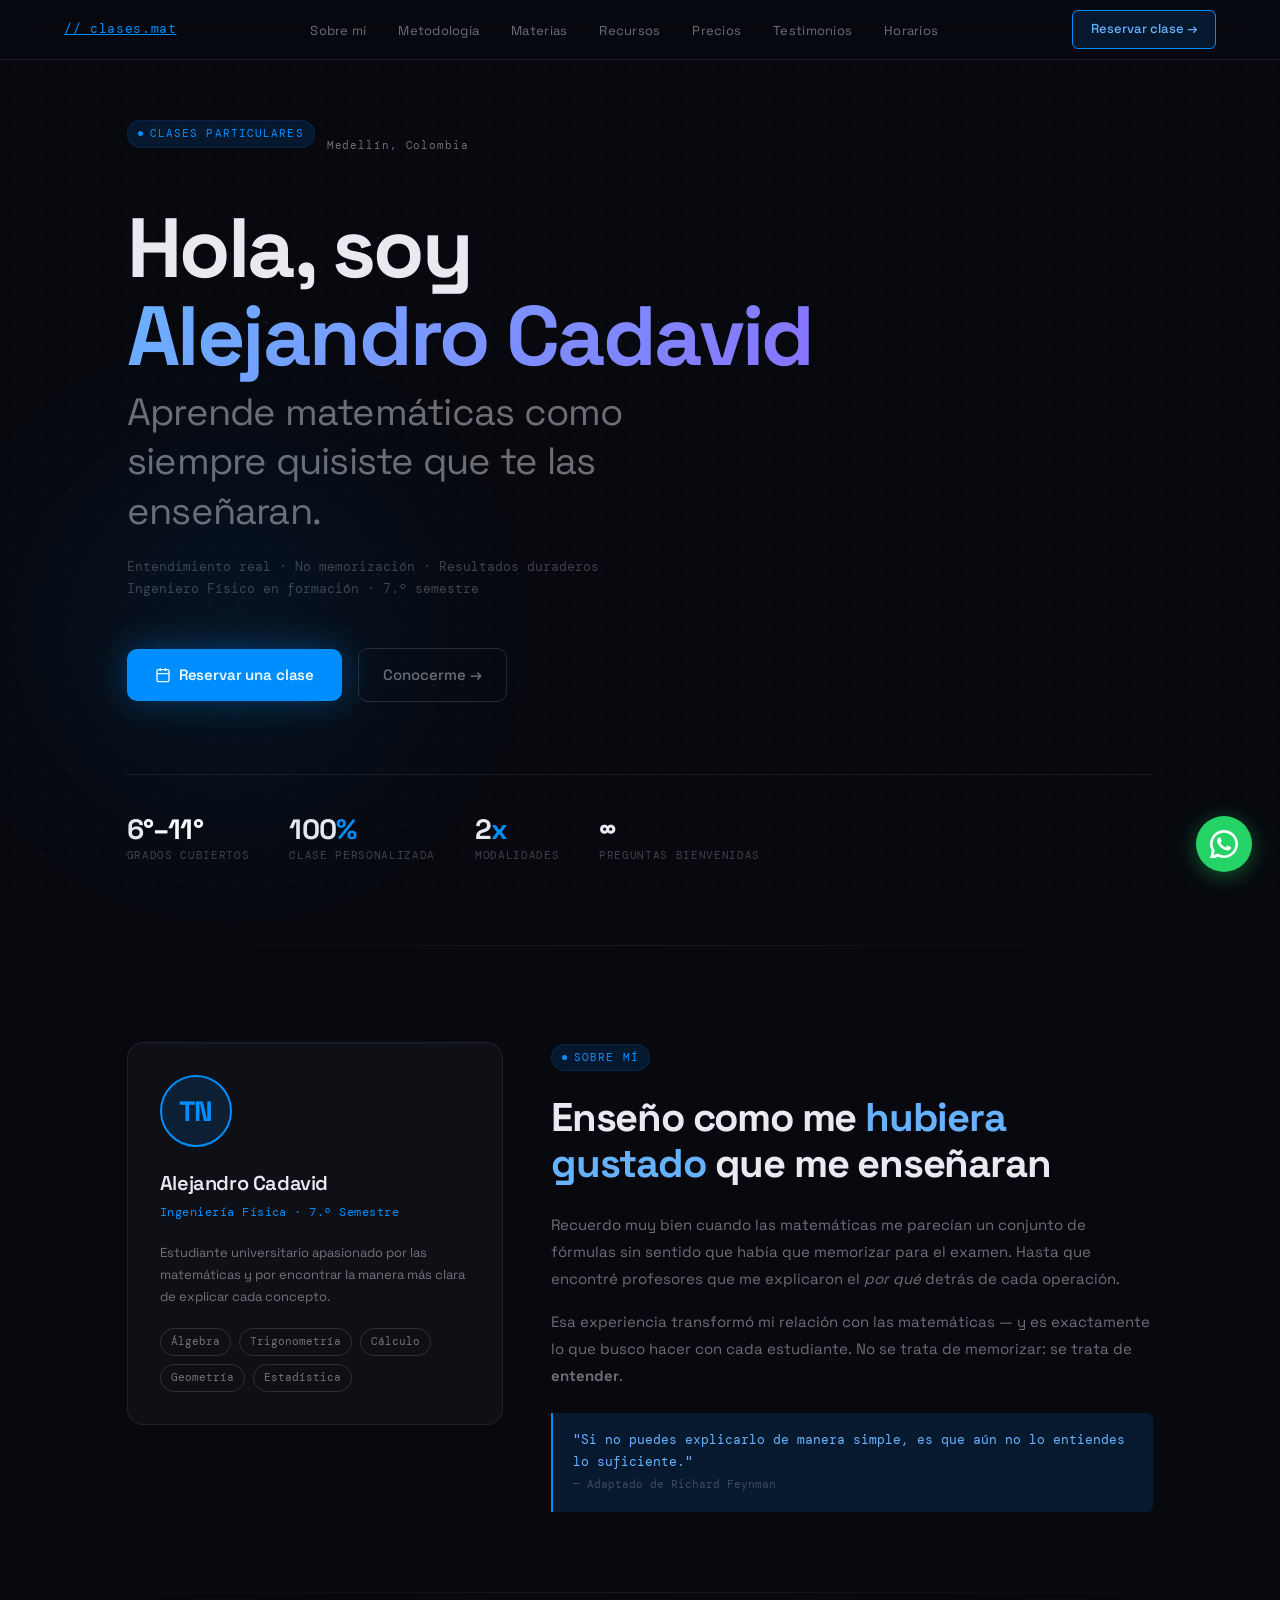
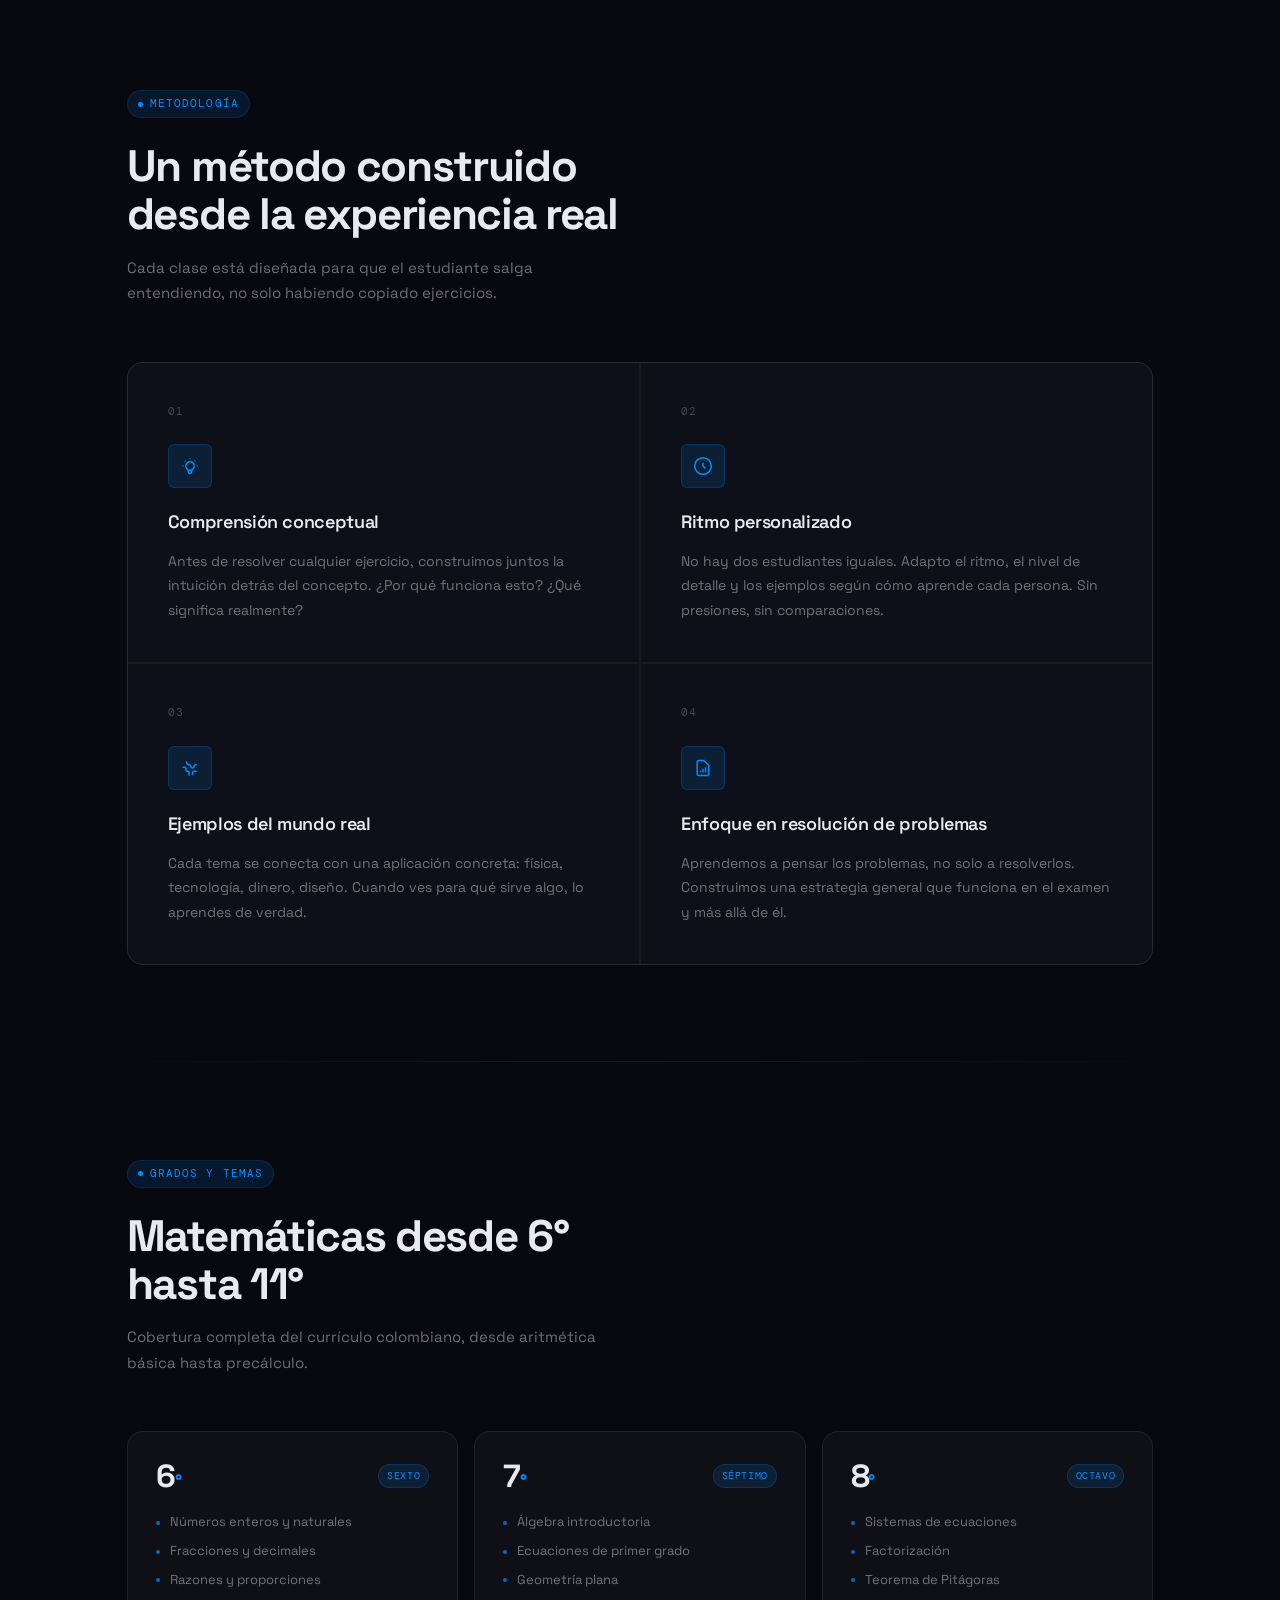
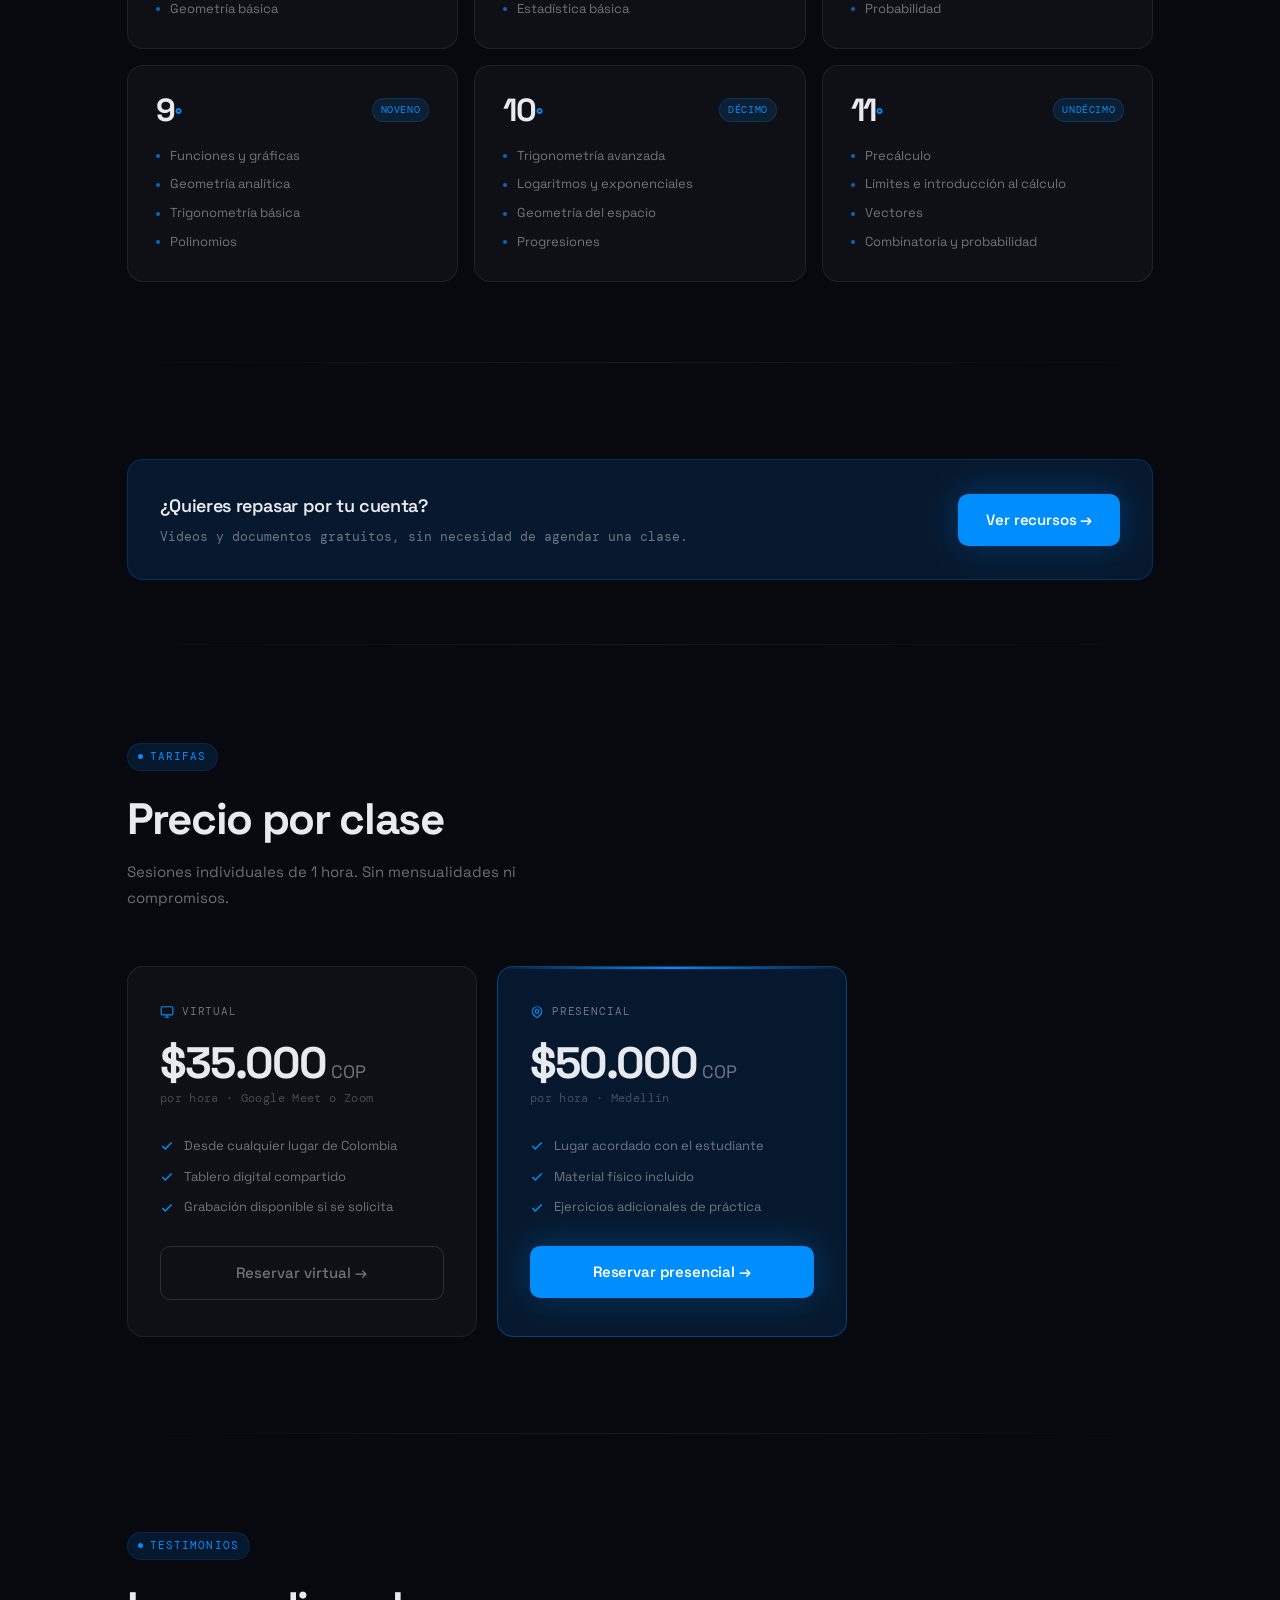
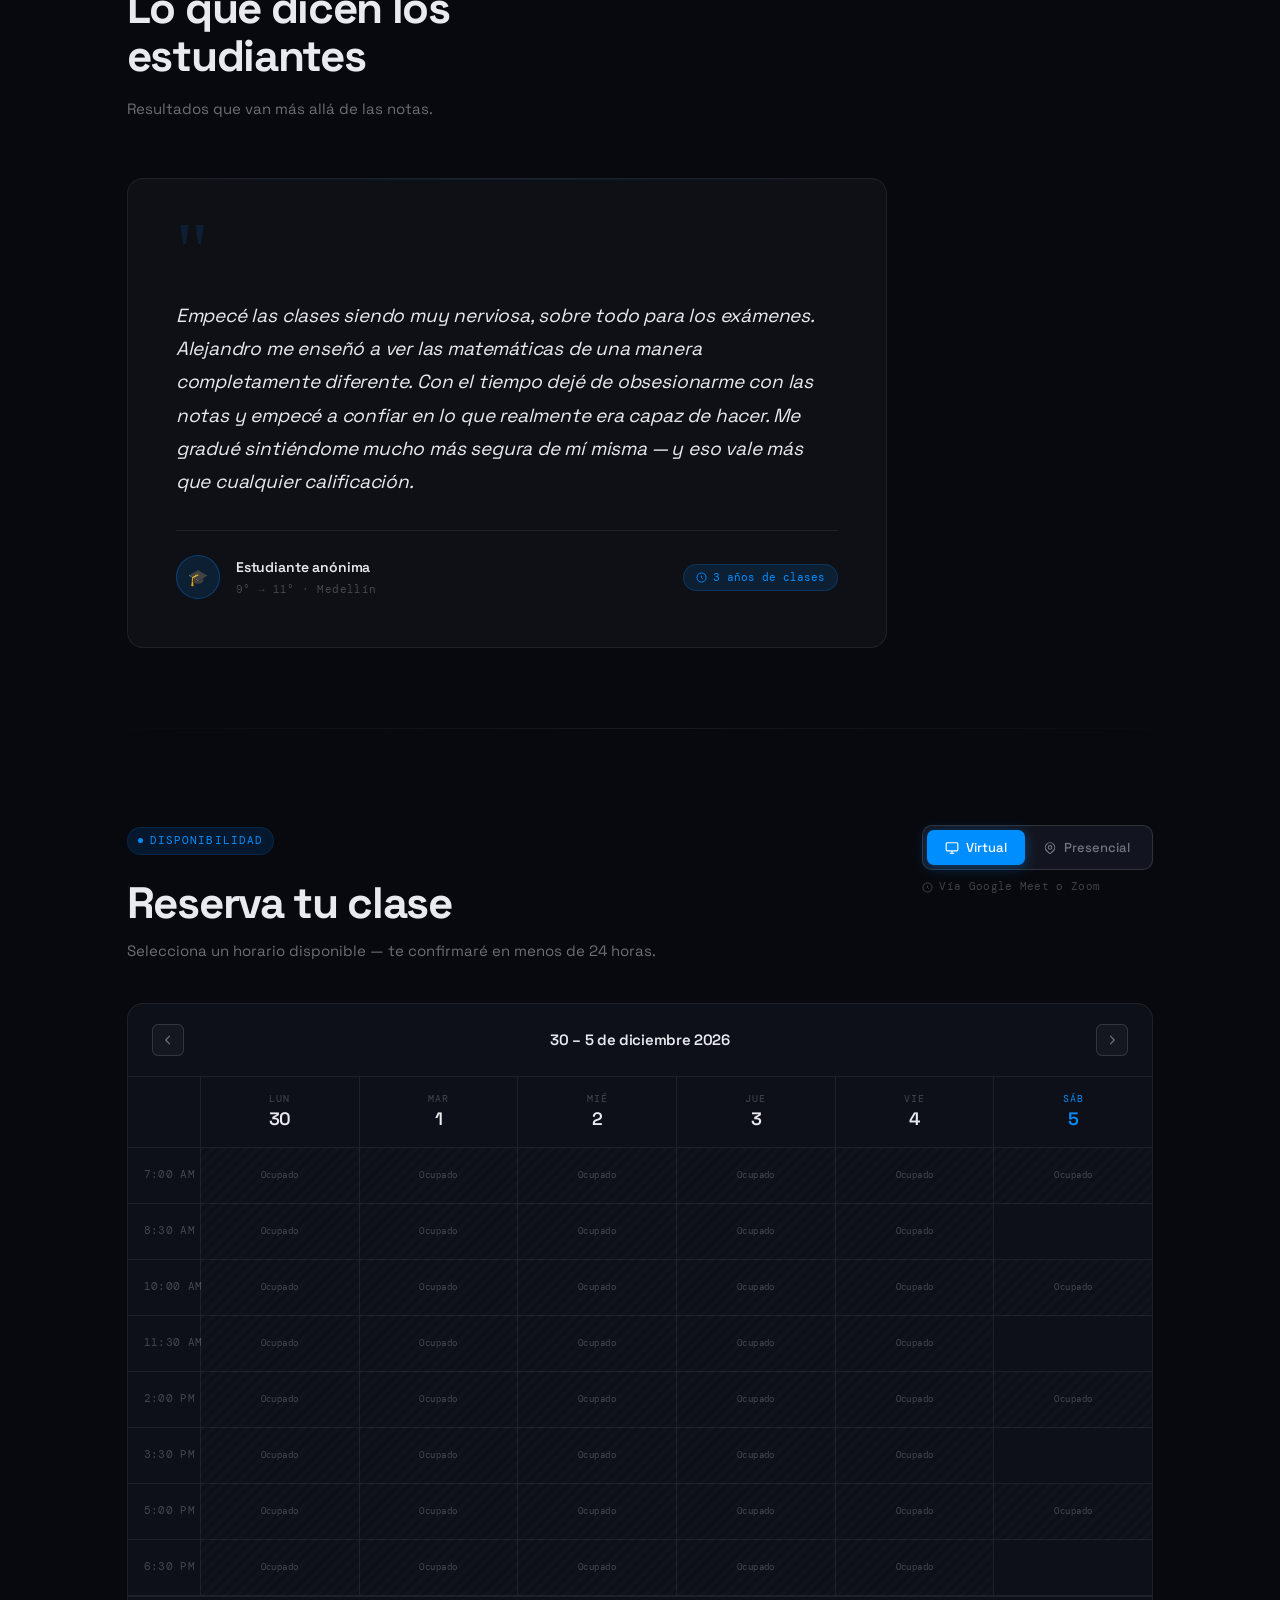
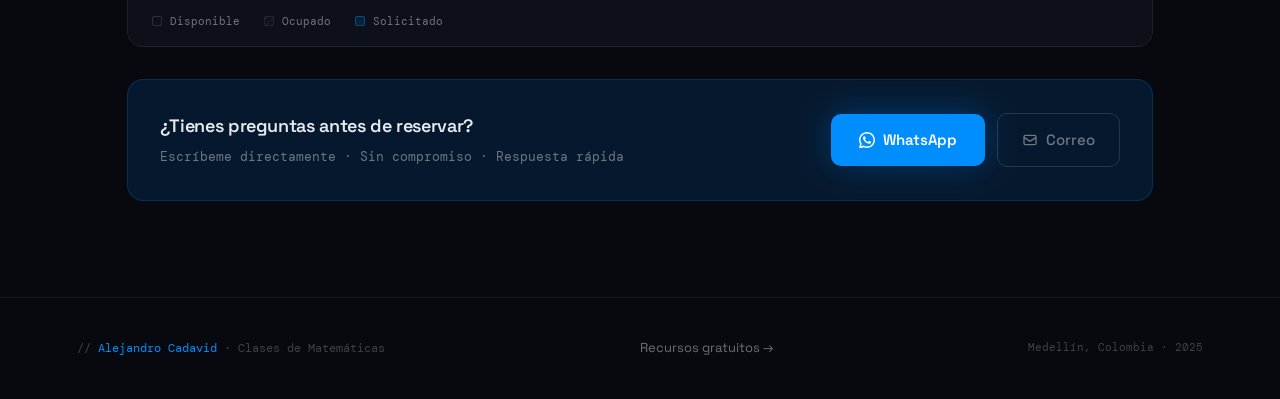
<file: index.html>
<!DOCTYPE html>
<html lang="es">
<head>
<meta charset="UTF-8">
<meta name="viewport" content="width=device-width, initial-scale=1.0">
<title>Clases de Matemáticas — Aprende de verdad</title>
<link rel="preconnect" href="https://fonts.googleapis.com">
<link href="https://fonts.googleapis.com/css2?family=Space+Grotesk:wght@300;400;500;600;700&family=DM+Mono:wght@300;400;500&display=swap" rel="stylesheet">
<link rel="stylesheet" href="css/styles.css">
</head>
<body>

<!-- ─── NAV ─── -->
<nav>
  <a href="index.html" class="nav-logo">// clases.mat</a>
  <ul class="nav-links">
    <li><a href="#sobre-mi">Sobre mí</a></li>
    <li><a href="#metodologia">Metodología</a></li>
    <li><a href="#materias">Materias</a></li>
    <li><a href="recursos.html">Recursos</a></li>
    <li><a href="#precios">Precios</a></li>
    <li><a href="#testimonios">Testimonios</a></li>
    <li><a href="#reservar">Horarios</a></li>
  </ul>
  <a href="#reservar" class="nav-cta">Reservar clase →</a>
</nav>

<!-- ─── HERO ─── -->
<section id="hero">
  <div class="hero-eyebrow reveal">
    <span class="label">Clases particulares</span>
    <span class="badge">Medellín, Colombia</span>
  </div>
  <h1 class="hero-name reveal reveal-delay-1">
    Hola, soy<br><span id="tutor-name">Alejandro Cadavid</span>
  </h1>
  <p class="hero-tagline reveal reveal-delay-2">
    Aprende matemáticas como siempre quisiste que te las enseñaran.
  </p>
  <p class="hero-sub reveal reveal-delay-3">
    Entendimiento real · No memorización · Resultados duraderos<br>
    Ingeniero Físico en formación · 7.º semestre
  </p>
  <div class="hero-actions reveal reveal-delay-4">
    <a href="#reservar" class="btn-primary">
      <svg fill="none" viewBox="0 0 24 24" stroke="currentColor" stroke-width="2"><rect x="3" y="4" width="18" height="18" rx="2"/><path d="M16 2v4M8 2v4M3 10h18"/></svg>
      Reservar una clase
    </a>
    <a href="#sobre-mi" class="btn-ghost">Conocerme →</a>
  </div>
  <div class="hero-stats">
    <div class="stat-item reveal reveal-delay-1">
      <div class="stat-num">6<span style="color: rgb(255, 255, 255)">°–11°</span></div>
      <div class="stat-label">Grados cubiertos</div>
    </div>
    <div class="stat-item reveal reveal-delay-2">
      <div class="stat-num">100<span>%</span></div>
      <div class="stat-label">Clase personalizada</div>
    </div>
    <div class="stat-item reveal reveal-delay-3">
      <div class="stat-num">2<span>x</span></div>
      <div class="stat-label">Modalidades</div>
    </div>
    <div class="stat-item reveal reveal-delay-4">
      <div class="stat-num">∞</div>
      <div class="stat-label">Preguntas bienvenidas</div>
    </div>
  </div>
</section>

<div class="section-divider"></div>

<!-- ─── ABOUT ─── -->
<section id="sobre-mi">
  <div class="about-grid">
    <!-- Left Card -->
    <div class="about-card reveal">
      <div class="avatar-placeholder" id="avatar-initials">TN</div>
      <div class="about-name" id="about-name-display">Alejandro Cadavid</div>
      <div class="about-title">Ingeniería Física · 7.º Semestre</div>
      <p style="color:var(--text-muted); font-size:13px; line-height:1.7;">
        Estudiante universitario apasionado por las matemáticas y por encontrar la manera más clara de explicar cada concepto.
      </p>
      <div class="about-tags">
        <span class="tag">Álgebra</span>
        <span class="tag">Trigonometría</span>
        <span class="tag">Cálculo</span>
        <span class="tag">Geometría</span>
        <span class="tag">Estadística</span>
      </div>
    </div>
    <!-- Right Content -->
    <div class="about-content reveal reveal-delay-2">
      <div class="label">Sobre mí</div>
      <h2>Enseño como me <em>hubiera gustado</em> que me enseñaran</h2>
      <p>
        Recuerdo muy bien cuando las matemáticas me parecían un conjunto de fórmulas sin sentido que había que memorizar para el examen. Hasta que encontré profesores que me explicaron el <em>por qué</em> detrás de cada operación.
      </p>
      <p>
        Esa experiencia transformó mi relación con las matemáticas — y es exactamente lo que busco hacer con cada estudiante. No se trata de memorizar: se trata de <strong>entender</strong>.
      </p>
      <div class="about-quote">
        "Si no puedes explicarlo de manera simple, es que aún no lo entiendes lo suficiente."<br>
        <span style="color:var(--text-dim); font-size:11px;">— Adaptado de Richard Feynman</span>
      </div>
    </div>
  </div>
</section>

<div class="section-divider"></div>

<!-- ─── METHODOLOGY ─── -->
<section id="metodologia">
  <div class="section-header reveal">
    <div class="label">Metodología</div>
    <h2>Un método construido desde la experiencia real</h2>
    <p>Cada clase está diseñada para que el estudiante salga entendiendo, no solo habiendo copiado ejercicios.</p>
  </div>
  <div class="method-grid">
    <!-- Card 1 -->
    <div class="method-card reveal">
      <div class="method-num">01</div>
      <div class="method-icon">
        <svg fill="none" viewBox="0 0 24 24" stroke="currentColor" stroke-width="1.8">
          <path d="M9.663 17h4.673M12 3v1m6.364 1.636l-.707.707M21 12h-1M4 12H3m3.343-5.657l-.707-.707m2.828 9.9a5 5 0 117.072 0l-.548.547A3.374 3.374 0 0014 18.469V19a2 2 0 11-4 0v-.531c0-.895-.356-1.754-.988-2.386l-.548-.547z"/>
        </svg>
      </div>
      <h3>Comprensión conceptual</h3>
      <p>Antes de resolver cualquier ejercicio, construimos juntos la intuición detrás del concepto. ¿Por qué funciona esto? ¿Qué significa realmente?</p>
    </div>
    <!-- Card 2 -->
    <div class="method-card reveal reveal-delay-1">
      <div class="method-num">02</div>
      <div class="method-icon">
        <svg fill="none" viewBox="0 0 24 24" stroke="currentColor" stroke-width="1.8">
          <circle cx="12" cy="12" r="10"/><path d="M12 8v4l3 3"/>
        </svg>
      </div>
      <h3>Ritmo personalizado</h3>
      <p>No hay dos estudiantes iguales. Adapto el ritmo, el nivel de detalle y los ejemplos según cómo aprende cada persona. Sin presiones, sin comparaciones.</p>
    </div>
    <!-- Card 3 -->
    <div class="method-card reveal reveal-delay-2">
      <div class="method-num">03</div>
      <div class="method-icon">
        <svg fill="none" viewBox="0 0 24 24" stroke="currentColor" stroke-width="1.8">
          <path d="M3.055 11H5a2 2 0 012 2v1a2 2 0 002 2 2 2 0 012 2v2.945M8 3.935V5.5A2.5 2.5 0 0010.5 8h.5a2 2 0 012 2 2 2 0 104 0 2 2 0 012-2h1.064M15 20.488V18a2 2 0 012-2h3.064"/>
        </svg>
      </div>
      <h3>Ejemplos del mundo real</h3>
      <p>Cada tema se conecta con una aplicación concreta: física, tecnología, dinero, diseño. Cuando ves para qué sirve algo, lo aprendes de verdad.</p>
    </div>
    <!-- Card 4 -->
    <div class="method-card reveal reveal-delay-3">
      <div class="method-num">04</div>
      <div class="method-icon">
        <svg fill="none" viewBox="0 0 24 24" stroke="currentColor" stroke-width="1.8">
          <path d="M9 17v-2m3 2v-4m3 4v-6m2 10H7a2 2 0 01-2-2V5a2 2 0 012-2h5.586a1 1 0 01.707.293l5.414 5.414a1 1 0 01.293.707V19a2 2 0 01-2 2z"/>
        </svg>
      </div>
      <h3>Enfoque en resolución de problemas</h3>
      <p>Aprendemos a pensar los problemas, no solo a resolverlos. Construimos una estrategia general que funciona en el examen y más allá de él.</p>
    </div>
  </div>
</section>

<div class="section-divider"></div>

<!-- ─── SUBJECTS ─── -->
<section id="materias">
  <div class="section-header reveal">
    <div class="label">Grados y temas</div>
    <h2>Matemáticas desde 6° hasta 11°</h2>
    <p>Cobertura completa del currículo colombiano, desde aritmética básica hasta precálculo.</p>
  </div>
  <div class="grades-grid" id="grades-grid"></div>
</section>

<div class="section-divider"></div>

<!-- ─── RESOURCES TEASER ─── -->
<section id="recursos" style="padding-top:64px; padding-bottom:64px;">
  <div class="booking-cta-box reveal">
    <div class="booking-cta-text">
      <h3>¿Quieres repasar por tu cuenta?</h3>
      <p>Videos y documentos gratuitos, sin necesidad de agendar una clase.</p>
    </div>
    <a href="recursos.html" class="btn-primary">Ver recursos →</a>
  </div>
</section>

<div class="section-divider"></div>

<!-- ─── PRICING ─── -->
<section id="precios">
  <div class="section-header reveal">
    <div class="label">Tarifas</div>
    <h2>Precio por clase</h2>
    <p>Sesiones individuales de 1 hora. Sin mensualidades ni compromisos.</p>
  </div>
  <div class="pricing-grid">
    <!-- Virtual -->
    <div class="pricing-card reveal">
      <div class="pricing-mode">
        <svg fill="none" viewBox="0 0 24 24" stroke="currentColor" stroke-width="2"><rect x="2" y="3" width="20" height="14" rx="2"/><path d="M8 21h8M12 17v4"/></svg>
        Virtual
      </div>
      <div class="pricing-price">$35.000<span> COP</span></div>
      <div class="pricing-duration">por hora · Google Meet o Zoom</div>
      <div class="pricing-features">
        <div class="pricing-feature">
          <svg fill="none" viewBox="0 0 24 24" stroke="currentColor" stroke-width="2.5"><polyline points="20 6 9 17 4 12"/></svg>
          Desde cualquier lugar de Colombia
        </div>
        <div class="pricing-feature">
          <svg fill="none" viewBox="0 0 24 24" stroke="currentColor" stroke-width="2.5"><polyline points="20 6 9 17 4 12"/></svg>
          Tablero digital compartido
        </div>
        <div class="pricing-feature">
          <svg fill="none" viewBox="0 0 24 24" stroke="currentColor" stroke-width="2.5"><polyline points="20 6 9 17 4 12"/></svg>
          Grabación disponible si se solicita
        </div>
      </div>
      <a href="https://wa.me/573217401519?text=Hola%20Alejandro%2C%20quiero%20reservar%20una%20clase%20virtual" target="_blank" rel="noopener" class="btn-ghost" style="display:inline-flex; width:100%; justify-content:center;">
        Reservar virtual →
      </a>
    </div>
    <!-- Presencial -->
    <div class="pricing-card featured reveal reveal-delay-1">
      <div class="pricing-mode">
        <svg fill="none" viewBox="0 0 24 24" stroke="currentColor" stroke-width="2"><path d="M17.657 16.657L13.414 20.9a1.998 1.998 0 01-2.827 0l-4.244-4.243a8 8 0 1111.314 0z"/><path d="M15 11a3 3 0 11-6 0 3 3 0 016 0z"/></svg>
        Presencial
      </div>
      <div class="pricing-price">$50.000<span> COP</span></div>
      <div class="pricing-duration">por hora · Medellín</div>
      <div class="pricing-features">
        <div class="pricing-feature">
          <svg fill="none" viewBox="0 0 24 24" stroke="currentColor" stroke-width="2.5"><polyline points="20 6 9 17 4 12"/></svg>
          Lugar acordado con el estudiante
        </div>
        <div class="pricing-feature">
          <svg fill="none" viewBox="0 0 24 24" stroke="currentColor" stroke-width="2.5"><polyline points="20 6 9 17 4 12"/></svg>
          Material físico incluido
        </div>
        <div class="pricing-feature">
          <svg fill="none" viewBox="0 0 24 24" stroke="currentColor" stroke-width="2.5"><polyline points="20 6 9 17 4 12"/></svg>
          Ejercicios adicionales de práctica
        </div>
      </div>
      <a href="https://wa.me/573217401519?text=Hola%20Alejandro%2C%20quiero%20reservar%20una%20clase%20presencial" target="_blank" rel="noopener" class="btn-primary" style="display:inline-flex; width:100%; justify-content:center;">
        Reservar presencial →
      </a>
    </div>
  </div>
</section>

<div class="section-divider"></div>

<!-- ─── TESTIMONIALS ─── -->
<section id="testimonios">
  <div class="section-header reveal">
    <div class="label">Testimonios</div>
    <h2>Lo que dicen los estudiantes</h2>
    <p>Resultados que van más allá de las notas.</p>
  </div>
  <div class="testimonial-featured reveal reveal-delay-1">
    <span class="testimonial-quote-mark">"</span>
    <p class="testimonial-text">
      Empecé las clases siendo muy nerviosa, sobre todo para los exámenes. Alejandro me enseñó a ver las matemáticas de una manera completamente diferente. Con el tiempo dejé de obsesionarme con las notas y empecé a confiar en lo que realmente era capaz de hacer. Me gradué sintiéndome mucho más segura de mí misma — y eso vale más que cualquier calificación.
    </p>
    <div class="testimonial-divider"></div>
    <div class="testimonial-meta">
      <div class="testimonial-avatar">🎓</div>
      <div class="testimonial-info">
        <div class="testimonial-name">Estudiante anónima</div>
        <div class="testimonial-detail">9° → 11° · Medellín</div>
      </div>
      <div class="testimonial-years">
        <svg fill="none" viewBox="0 0 24 24" stroke="currentColor" stroke-width="2"><circle cx="12" cy="12" r="10"/><path d="M12 8v4l3 3"/></svg>
        3 años de clases
      </div>
    </div>
  </div>
</section>

<div class="section-divider"></div>

<!-- ─── BOOKING ─── -->
<section id="reservar" style="max-width:1180px; margin:0 auto; padding:96px max(24px,6vw);">
  <div class="booking-header">
    <div>
      <div class="label">Disponibilidad</div>
      <h2 style="font-size:clamp(28px,3.5vw,44px); font-weight:700; letter-spacing:-0.03em; line-height:1.1;">Reserva tu clase</h2>
      <p style="color:var(--text-muted); font-size:15px; margin-top:12px;">Selecciona un horario disponible — te confirmaré en menos de 24 horas.</p>
    </div>
    <div>
      <div class="location-toggle" id="location-toggle">
        <button class="toggle-btn active" data-mode="virtual" onclick="setMode('virtual')">
          <svg fill="none" viewBox="0 0 24 24" stroke="currentColor" stroke-width="2"><rect x="2" y="3" width="20" height="14" rx="2"/><path d="M8 21h8M12 17v4"/></svg>
          Virtual
        </button>
        <button class="toggle-btn" data-mode="presencial" onclick="setMode('presencial')">
          <svg fill="none" viewBox="0 0 24 24" stroke="currentColor" stroke-width="2"><path d="M17.657 16.657L13.414 20.9a1.998 1.998 0 01-2.827 0l-4.244-4.243a8 8 0 1111.314 0z"/><path d="M15 11a3 3 0 11-6 0 3 3 0 016 0z"/></svg>
          Presencial
        </button>
      </div>
      <div class="location-note" id="location-note">
        <svg fill="none" viewBox="0 0 24 24" stroke="currentColor" stroke-width="2"><circle cx="12" cy="12" r="10"/><path d="M12 8v4l3 3"/></svg>
        <span id="location-text">Vía Google Meet o Zoom</span>
      </div>
    </div>
  </div>

  <!-- Calendar -->
  <div class="calendar-wrapper reveal">
    <div class="calendar-nav">
      <button class="cal-nav-btn" onclick="changeWeek(-1)">
        <svg width="14" height="14" fill="none" viewBox="0 0 24 24" stroke="currentColor" stroke-width="2"><path d="M15 19l-7-7 7-7"/></svg>
      </button>
      <div class="calendar-week-label" id="week-label"></div>
      <button class="cal-nav-btn" onclick="changeWeek(1)">
        <svg width="14" height="14" fill="none" viewBox="0 0 24 24" stroke="currentColor" stroke-width="2"><path d="M9 5l7 7-7 7"/></svg>
      </button>
    </div>
    <div class="calendar-grid" id="calendar-grid"></div>
    <div class="cal-legend">
      <div class="legend-item"><div class="legend-dot available"></div> Disponible</div>
      <div class="legend-item"><div class="legend-dot blocked"></div> Ocupado</div>
      <div class="legend-item"><div class="legend-dot requested"></div> Solicitado</div>
    </div>
  </div>

  <!-- CTA Box -->
  <div class="booking-cta-box reveal reveal-delay-2">
    <div class="booking-cta-text">
      <h3>¿Tienes preguntas antes de reservar?</h3>
      <p>Escríbeme directamente · Sin compromiso · Respuesta rápida</p>
    </div>
    <div class="contact-actions">
      <a href="https://wa.me/573217401519?text=Hola%20Alejandro%2C%20quiero%20informaci%C3%B3n%20sobre%20las%20clases%20de%20matem%C3%A1ticas" target="_blank" rel="noopener" class="btn-primary">
        <svg width="16" height="16" viewBox="0 0 24 24" fill="currentColor"><path d="M17.472 14.382c-.297-.149-1.758-.867-2.03-.967-.273-.099-.471-.148-.67.15-.197.297-.767.966-.94 1.164-.173.199-.347.223-.644.075-.297-.15-1.255-.463-2.39-1.475-.883-.788-1.48-1.761-1.653-2.059-.173-.297-.018-.458.13-.606.134-.133.298-.347.446-.52.149-.174.198-.298.298-.497.099-.198.05-.371-.025-.52-.075-.149-.669-1.612-.916-2.207-.242-.579-.487-.5-.669-.51-.173-.008-.371-.01-.57-.01-.198 0-.52.074-.792.372-.272.297-1.04 1.016-1.04 2.479 0 1.462 1.065 2.875 1.213 3.074.149.198 2.096 3.2 5.077 4.487.709.306 1.262.489 1.694.625.712.227 1.36.195 1.871.118.571-.085 1.758-.719 2.006-1.413.248-.694.248-1.289.173-1.413-.074-.124-.272-.198-.57-.347z"/><path d="M12 0C5.373 0 0 5.373 0 12c0 2.123.554 4.118 1.528 5.847L.057 23.882a.75.75 0 00.955.981l6.266-1.978A11.94 11.94 0 0012 24c6.627 0 12-5.373 12-12S18.627 0 12 0zm0 21.75a9.71 9.71 0 01-4.953-1.354l-.355-.212-3.683 1.162 1.086-3.565-.231-.366A9.712 9.712 0 012.25 12C2.25 6.615 6.615 2.25 12 2.25S21.75 6.615 21.75 12 17.385 21.75 12 21.75z"/></svg>
        WhatsApp
      </a>
      <a href="mailto:cadavid1006@gmail.com?subject=Consulta%20sobre%20clases%20de%20matem%C3%A1ticas" class="btn-ghost">
        <svg width="16" height="16" fill="none" viewBox="0 0 24 24" stroke="currentColor" stroke-width="2"><path d="M3 8l7.89 5.26a2 2 0 002.22 0L21 8M5 19h14a2 2 0 002-2V7a2 2 0 00-2-2H5a2 2 0 00-2 2v10a2 2 0 002 2z"/></svg>
        Correo
      </a>
    </div>
  </div>
</section>

<!-- ─── FOOTER ─── -->
<footer>
  <div class="footer-brand">// <span id="footer-name">Alejandro Cadavid</span> · Clases de Matemáticas</div>
  <a href="recursos.html" style="color:var(--text-muted); font-size:13px; text-decoration:none;">Recursos gratuitos →</a>
  <div class="footer-copy">Medellín, Colombia · 2025</div>
</footer>

<!-- ─── BOOKING MODAL ─── -->
<div class="modal-backdrop" id="booking-modal" onclick="closeModalOnBackdrop(event)">
  <div class="modal">
    <button class="modal-close" onclick="closeModal()" aria-label="Cerrar">
      <svg width="12" height="12" fill="none" viewBox="0 0 24 24" stroke="currentColor" stroke-width="2.5"><path d="M18 6L6 18M6 6l12 12"/></svg>
    </button>
    <div class="modal-slot-info" id="modal-slot-info"></div>
    <h3>Solicitar clase</h3>
    <p class="modal-subtitle">Te confirmo en menos de 24 horas por WhatsApp.</p>

    <div class="form-field">
      <label class="form-label" for="field-name">Nombre</label>
      <input class="form-input" id="field-name" type="text" placeholder="Tu nombre completo" autocomplete="name">
    </div>
    <div class="form-field">
      <label class="form-label" for="field-grade">Grado escolar</label>
      <select class="form-select" id="field-grade">
        <option value="" disabled selected>Selecciona tu grado</option>
        <option value="6°">6° — Sexto</option>
        <option value="7°">7° — Séptimo</option>
        <option value="8°">8° — Octavo</option>
        <option value="9°">9° — Noveno</option>
        <option value="10°">10° — Décimo</option>
        <option value="11°">11° — Undécimo</option>
      </select>
    </div>
    <div class="form-field">
      <label class="form-label" for="field-topic">Tema específico <span style="color:var(--text-dim)">(opcional)</span></label>
      <input class="form-input" id="field-topic" type="text" placeholder="Ej: fracciones, trigonometría...">
    </div>
    <div class="form-field">
      <label class="form-label" for="field-phone">Tu WhatsApp</label>
      <input class="form-input" id="field-phone" type="tel" placeholder="+57 300 000 0000" autocomplete="tel">
    </div>

    <div class="modal-actions">
      <button class="btn-ghost" onclick="closeModal()">Cancelar</button>
      <button class="btn-primary" onclick="submitBooking()">
        <svg width="15" height="15" viewBox="0 0 24 24" fill="currentColor"><path d="M17.472 14.382c-.297-.149-1.758-.867-2.03-.967-.273-.099-.471-.148-.67.15-.197.297-.767.966-.94 1.164-.173.199-.347.223-.644.075-.297-.15-1.255-.463-2.39-1.475-.883-.788-1.48-1.761-1.653-2.059-.173-.297-.018-.458.13-.606.134-.133.298-.347.446-.52.149-.174.198-.298.298-.497.099-.198.05-.371-.025-.52-.075-.149-.669-1.612-.916-2.207-.242-.579-.487-.5-.669-.51-.173-.008-.371-.01-.57-.01-.198 0-.52.074-.792.372-.272.297-1.04 1.016-1.04 2.479 0 1.462 1.065 2.875 1.213 3.074.149.198 2.096 3.2 5.077 4.487.709.306 1.262.489 1.694.625.712.227 1.36.195 1.871.118.571-.085 1.758-.719 2.006-1.413.248-.694.248-1.289.173-1.413-.074-.124-.272-.198-.57-.347z"/><path d="M12 0C5.373 0 0 5.373 0 12c0 2.123.554 4.118 1.528 5.847L.057 23.882a.75.75 0 00.955.981l6.266-1.978A11.94 11.94 0 0012 24c6.627 0 12-5.373 12-12S18.627 0 12 0zm0 21.75a9.71 9.71 0 01-4.953-1.354l-.355-.212-3.683 1.162 1.086-3.565-.231-.366A9.712 9.712 0 012.25 12C2.25 6.615 6.615 2.25 12 2.25S21.75 6.615 21.75 12 17.385 21.75 12 21.75z"/></svg>
        Enviar por WhatsApp
      </button>
    </div>
  </div>
</div>

<!-- ─── WHATSAPP FAB ─── -->
<a href="https://wa.me/573217401519?text=Hola%20Alejandro%2C%20quiero%20informaci%C3%B3n%20sobre%20las%20clases%20de%20matem%C3%A1ticas" target="_blank" rel="noopener" class="wa-fab" aria-label="Contactar por WhatsApp">
  <svg viewBox="0 0 24 24"><path d="M17.472 14.382c-.297-.149-1.758-.867-2.03-.967-.273-.099-.471-.148-.67.15-.197.297-.767.966-.94 1.164-.173.199-.347.223-.644.075-.297-.15-1.255-.463-2.39-1.475-.883-.788-1.48-1.761-1.653-2.059-.173-.297-.018-.458.13-.606.134-.133.298-.347.446-.52.149-.174.198-.298.298-.497.099-.198.05-.371-.025-.52-.075-.149-.669-1.612-.916-2.207-.242-.579-.487-.5-.669-.51-.173-.008-.371-.01-.57-.01-.198 0-.52.074-.792.372-.272.297-1.04 1.016-1.04 2.479 0 1.462 1.065 2.875 1.213 3.074.149.198 2.096 3.2 5.077 4.487.709.306 1.262.489 1.694.625.712.227 1.36.195 1.871.118.571-.085 1.758-.719 2.006-1.413.248-.694.248-1.289.173-1.413-.074-.124-.272-.198-.57-.347z"/><path d="M12 0C5.373 0 0 5.373 0 12c0 2.123.554 4.118 1.528 5.847L.057 23.882a.75.75 0 00.955.981l6.266-1.978A11.94 11.94 0 0012 24c6.627 0 12-5.373 12-12S18.627 0 12 0zm0 21.75a9.71 9.71 0 01-4.953-1.354l-.355-.212-3.683 1.162 1.086-3.565-.231-.366A9.712 9.712 0 012.25 12C2.25 6.615 6.615 2.25 12 2.25S21.75 6.615 21.75 12 17.385 21.75 12 21.75z"/></svg>
</a>

<script src="js/data.js"></script>
<script src="js/reveal.js"></script>
<script src="js/app.js"></script>
</body>
</html>
</file>
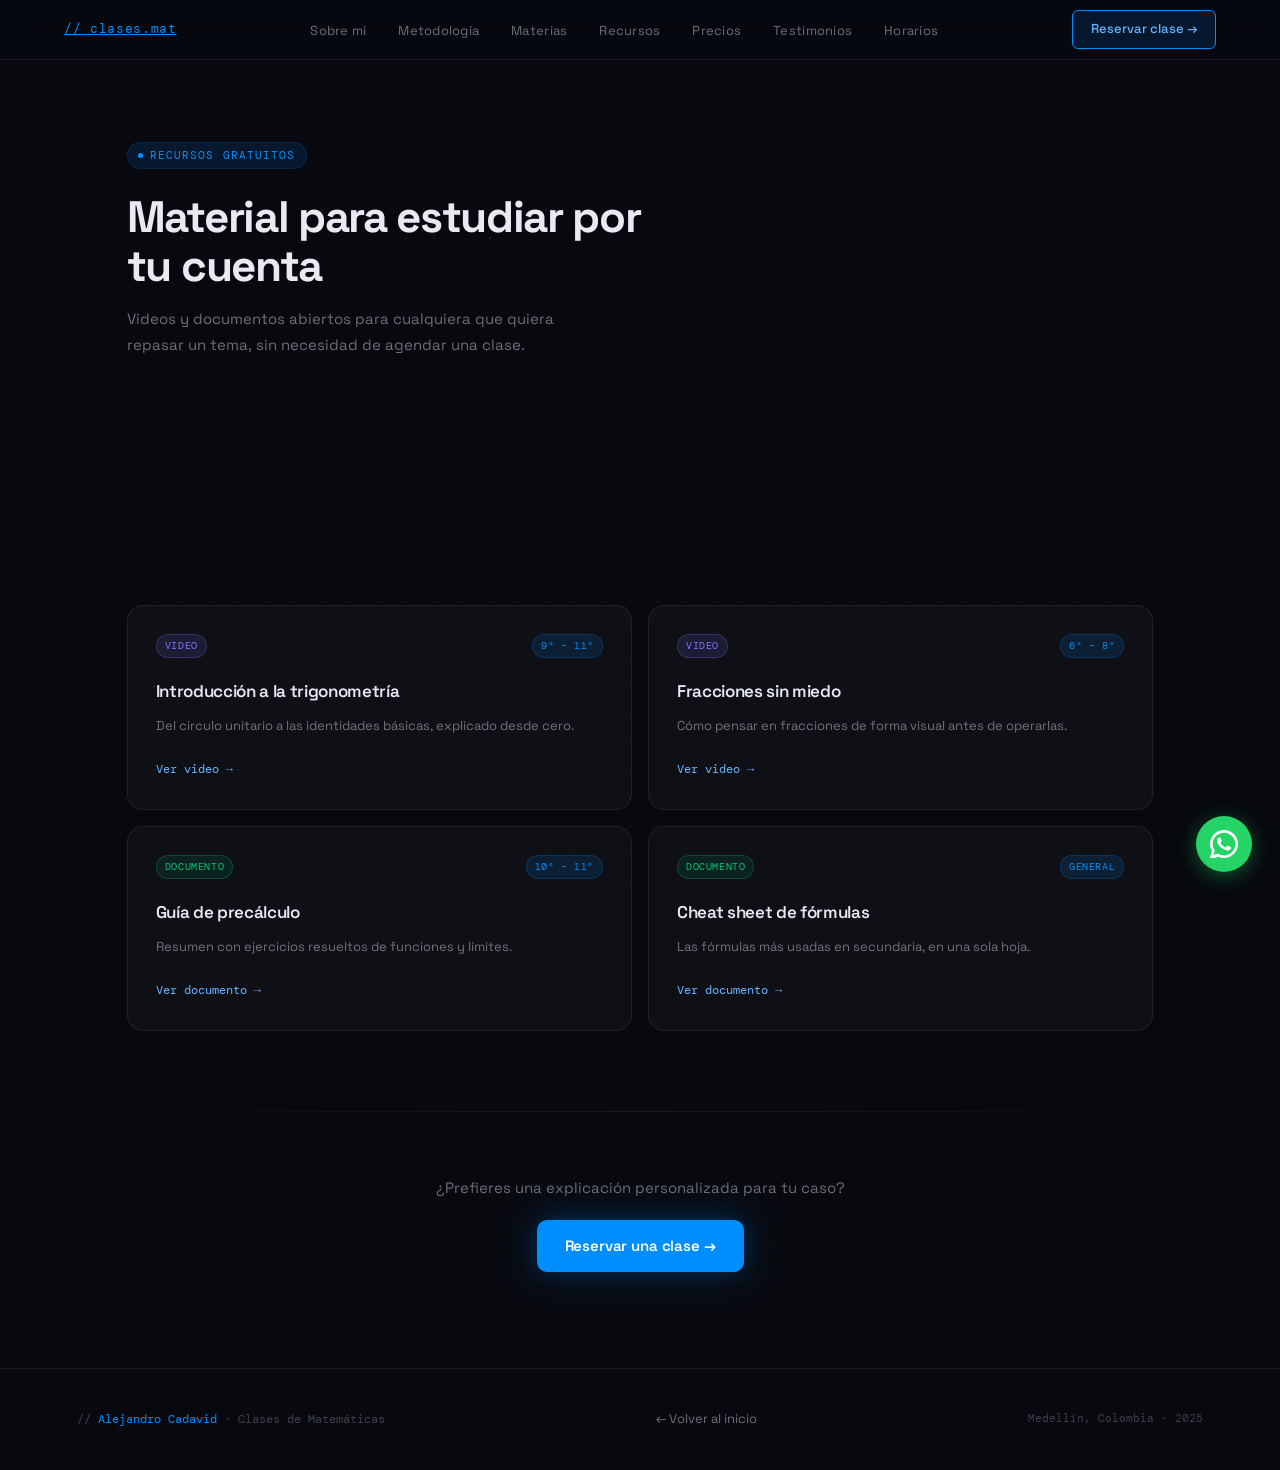
<file: recursos.html>
<!DOCTYPE html>
<html lang="es">
<head>
<meta charset="UTF-8">
<meta name="viewport" content="width=device-width, initial-scale=1.0">
<title>Recursos gratuitos — Clases de Matemáticas</title>
<link rel="preconnect" href="https://fonts.googleapis.com">
<link href="https://fonts.googleapis.com/css2?family=Space+Grotesk:wght@300;400;500;600;700&family=DM+Mono:wght@300;400;500&display=swap" rel="stylesheet">
<link rel="stylesheet" href="css/styles.css">
</head>
<body>

<!-- ─── NAV ─── -->
<nav>
  <a href="index.html" class="nav-logo">// clases.mat</a>
  <ul class="nav-links">
    <li><a href="index.html#sobre-mi">Sobre mí</a></li>
    <li><a href="index.html#metodologia">Metodología</a></li>
    <li><a href="index.html#materias">Materias</a></li>
    <li><a href="recursos.html">Recursos</a></li>
    <li><a href="index.html#precios">Precios</a></li>
    <li><a href="index.html#testimonios">Testimonios</a></li>
    <li><a href="index.html#reservar">Horarios</a></li>
  </ul>
  <a href="index.html#reservar" class="nav-cta">Reservar clase →</a>
</nav>

<!-- ─── HEADER ─── -->
<section id="recursos-header" style="padding-top:140px;">
  <div class="section-header reveal">
    <div class="label">Recursos gratuitos</div>
    <h2>Material para estudiar por tu cuenta</h2>
    <p>Videos y documentos abiertos para cualquiera que quiera repasar un tema, sin necesidad de agendar una clase.</p>
  </div>
</section>

<!-- ─── RESOURCES GRID ─── -->
<section id="recursos-grid-section">
  <div class="resources-grid" id="resources-grid"></div>
</section>

<div class="section-divider"></div>

<!-- ─── CTA ─── -->
<section style="text-align:center; padding-top:64px; padding-bottom:96px;">
  <p style="color:var(--text-muted); font-size:15px; margin-bottom:20px;">¿Prefieres una explicación personalizada para tu caso?</p>
  <a href="index.html#reservar" class="btn-primary" style="display:inline-flex;">
    Reservar una clase →
  </a>
</section>

<!-- ─── FOOTER ─── -->
<footer>
  <div class="footer-brand">// <span id="footer-name">Alejandro Cadavid</span> · Clases de Matemáticas</div>
  <a href="index.html" style="color:var(--text-muted); font-size:13px; text-decoration:none;">← Volver al inicio</a>
  <div class="footer-copy">Medellín, Colombia · 2025</div>
</footer>

<!-- ─── WHATSAPP FAB ─── -->
<a href="https://wa.me/573217401519?text=Hola%20Alejandro%2C%20quiero%20informaci%C3%B3n%20sobre%20las%20clases%20de%20matem%C3%A1ticas" target="_blank" rel="noopener" class="wa-fab" aria-label="Contactar por WhatsApp">
  <svg viewBox="0 0 24 24"><path d="M17.472 14.382c-.297-.149-1.758-.867-2.03-.967-.273-.099-.471-.148-.67.15-.197.297-.767.966-.94 1.164-.173.199-.347.223-.644.075-.297-.15-1.255-.463-2.39-1.475-.883-.788-1.48-1.761-1.653-2.059-.173-.297-.018-.458.13-.606.134-.133.298-.347.446-.52.149-.174.198-.298.298-.497.099-.198.05-.371-.025-.52-.075-.149-.669-1.612-.916-2.207-.242-.579-.487-.5-.669-.51-.173-.008-.371-.01-.57-.01-.198 0-.52.074-.792.372-.272.297-1.04 1.016-1.04 2.479 0 1.462 1.065 2.875 1.213 3.074.149.198 2.096 3.2 5.077 4.487.709.306 1.262.489 1.694.625.712.227 1.36.195 1.871.118.571-.085 1.758-.719 2.006-1.413.248-.694.248-1.289.173-1.413-.074-.124-.272-.198-.57-.347z"/><path d="M12 0C5.373 0 0 5.373 0 12c0 2.123.554 4.118 1.528 5.847L.057 23.882a.75.75 0 00.955.981l6.266-1.978A11.94 11.94 0 0012 24c6.627 0 12-5.373 12-12S18.627 0 12 0zm0 21.75a9.71 9.71 0 01-4.953-1.354l-.355-.212-3.683 1.162 1.086-3.565-.231-.366A9.712 9.712 0 012.25 12C2.25 6.615 6.615 2.25 12 2.25S21.75 6.615 21.75 12 17.385 21.75 12 21.75z"/></svg>
</a>

<script src="js/data.js"></script>
<script src="js/reveal.js"></script>
<script src="js/resources.js"></script>
</body>
</html>
</file>
<file: css/styles.css>
/* ─── TOKENS ─── */
:root {
  --bg: #07090f;
  --bg-2: #0d1018;
  --bg-3: #12151f;
  --surface: rgba(255,255,255,0.03);
  --surface-hover: rgba(255,255,255,0.055);
  --border: rgba(255,255,255,0.07);
  --border-strong: rgba(255,255,255,0.13);
  --text: #e8eaf0;
  --text-muted: rgba(232,234,240,0.45);
  --text-dim: rgba(232,234,240,0.25);
  --accent: oklch(0.65 0.22 252);
  --accent-dim: oklch(0.65 0.22 252 / 0.12);
  --accent-glow: oklch(0.65 0.22 252 / 0.35);
  --accent-soft: oklch(0.75 0.14 252);
  --violet: oklch(0.65 0.22 285);
  --violet-dim: oklch(0.65 0.22 285 / 0.12);
  --green: oklch(0.72 0.18 160);
  --green-dim: oklch(0.72 0.18 160 / 0.1);
  --red: oklch(0.65 0.2 25);
  --red-dim: oklch(0.65 0.2 25 / 0.1);

  --font-head: 'Space Grotesk', system-ui, sans-serif;
  --font-mono: 'DM Mono', 'Fira Mono', monospace;

  --radius: 10px;
  --radius-sm: 6px;
  --radius-lg: 16px;
}

/* ─── RESET ─── */
*, *::before, *::after { box-sizing: border-box; margin: 0; padding: 0; }
html { scroll-behavior: smooth; }
body {
  background: var(--bg);
  color: var(--text);
  font-family: var(--font-head);
  line-height: 1.6;
  -webkit-font-smoothing: antialiased;
  overflow-x: hidden;
}

/* ─── DOT GRID BACKGROUND ─── */
body::before {
  content: '';
  position: fixed;
  inset: 0;
  background-image: radial-gradient(circle, rgba(255,255,255,0.055) 1px, transparent 1px);
  background-size: 28px 28px;
  pointer-events: none;
  z-index: 0;
}

/* ─── NAV ─── */
nav {
  position: fixed;
  top: 0; left: 0; right: 0;
  z-index: 100;
  padding: 0 max(24px, 5vw);
  height: 60px;
  display: flex;
  align-items: center;
  justify-content: space-between;
  border-bottom: 1px solid var(--border);
  background: rgba(7,9,15,0.8);
  backdrop-filter: blur(16px);
  -webkit-backdrop-filter: blur(16px);
}
.nav-logo {
  font-family: var(--font-mono);
  font-size: 13px;
  color: var(--accent);
  letter-spacing: 0.05em;
}
.nav-links {
  display: flex;
  gap: 32px;
  list-style: none;
}
.nav-links a {
  font-size: 13px;
  color: var(--text-muted);
  text-decoration: none;
  transition: color 0.2s;
  letter-spacing: 0.02em;
}
.nav-links a:hover { color: var(--text); }
.nav-cta {
  font-size: 13px;
  padding: 8px 18px;
  background: var(--accent-dim);
  border: 1px solid var(--accent);
  color: var(--accent-soft);
  border-radius: var(--radius-sm);
  text-decoration: none;
  transition: background 0.2s, box-shadow 0.2s;
  font-family: var(--font-head);
  font-weight: 500;
}
.nav-cta:hover {
  background: oklch(0.65 0.22 252 / 0.22);
  box-shadow: 0 0 20px var(--accent-glow);
}

/* ─── MAIN WRAPPER ─── */
main { position: relative; z-index: 1; }

/* ─── SECTION BASE ─── */
section {
  padding: 96px max(24px, 6vw);
  max-width: 1180px;
  margin: 0 auto;
}
section.full { max-width: none; padding: 96px max(24px, 6vw); }

/* ─── LABEL CHIP ─── */
.label {
  display: inline-flex;
  align-items: center;
  gap: 7px;
  font-family: var(--font-mono);
  font-size: 11px;
  letter-spacing: 0.1em;
  text-transform: uppercase;
  color: var(--accent);
  border: 1px solid var(--accent-dim);
  background: var(--accent-dim);
  padding: 4px 10px;
  border-radius: 100px;
  margin-bottom: 24px;
}
.label::before {
  content: '';
  width: 5px; height: 5px;
  border-radius: 50%;
  background: var(--accent);
  display: inline-block;
}

/* ─── HERO ─── */
#hero {
  min-height: 100vh;
  display: flex;
  flex-direction: column;
  justify-content: center;
  padding-top: 120px;
  padding-bottom: 80px;
  max-width: 1180px;
  margin: 0 auto;
  padding-left: max(24px, 6vw);
  padding-right: max(24px, 6vw);
  position: relative;
}

/* Radial glow behind hero text */
#hero::after {
  content: '';
  position: absolute;
  top: 35%;
  left: -10%;
  width: 600px;
  height: 600px;
  background: radial-gradient(circle, oklch(0.65 0.22 252 / 0.08) 0%, transparent 70%);
  pointer-events: none;
}

.hero-eyebrow {
  display: flex;
  align-items: center;
  gap: 12px;
  margin-bottom: 32px;
}
.hero-eyebrow .badge {
  font-family: var(--font-mono);
  font-size: 11px;
  letter-spacing: 0.08em;
  color: var(--text-muted);
}
.hero-eyebrow .dot { color: var(--border-strong); }

.hero-name {
  font-size: clamp(48px, 7vw, 84px);
  font-weight: 700;
  line-height: 1.05;
  letter-spacing: -0.03em;
  margin-bottom: 8px;
  color: var(--text);
}
.hero-name span {
  background: linear-gradient(135deg, var(--accent-soft) 0%, var(--violet) 100%);
  -webkit-background-clip: text;
  -webkit-text-fill-color: transparent;
  background-clip: text;
}

.hero-tagline {
  font-size: clamp(22px, 3.5vw, 38px);
  font-weight: 400;
  color: var(--text-muted);
  line-height: 1.3;
  max-width: 620px;
  margin-bottom: 20px;
  letter-spacing: -0.02em;
}

.hero-sub {
  font-family: var(--font-mono);
  font-size: 13px;
  color: var(--text-dim);
  max-width: 480px;
  margin-bottom: 48px;
  line-height: 1.7;
}

.hero-actions {
  display: flex;
  gap: 16px;
  align-items: center;
  flex-wrap: wrap;
}

.btn-primary {
  display: inline-flex;
  align-items: center;
  gap: 8px;
  padding: 14px 28px;
  background: var(--accent);
  color: #fff;
  border-radius: var(--radius);
  font-family: var(--font-head);
  font-size: 15px;
  font-weight: 600;
  text-decoration: none;
  border: none;
  cursor: pointer;
  transition: box-shadow 0.25s, transform 0.2s, background 0.2s;
  box-shadow: 0 0 32px var(--accent-glow), 0 4px 16px rgba(0,0,0,0.4);
  letter-spacing: -0.01em;
}
.btn-primary:hover {
  transform: translateY(-1px);
  box-shadow: 0 0 48px var(--accent-glow), 0 8px 24px rgba(0,0,0,0.5);
  background: oklch(0.7 0.22 252);
}
.btn-primary svg { width: 16px; height: 16px; }

.btn-ghost {
  display: inline-flex;
  align-items: center;
  gap: 8px;
  padding: 14px 24px;
  background: transparent;
  color: var(--text-muted);
  border: 1px solid var(--border-strong);
  border-radius: var(--radius);
  font-family: var(--font-head);
  font-size: 15px;
  font-weight: 500;
  text-decoration: none;
  cursor: pointer;
  transition: border-color 0.2s, color 0.2s, background 0.2s;
}
.btn-ghost:hover {
  border-color: var(--text-dim);
  color: var(--text);
  background: var(--surface-hover);
}

.hero-stats {
  display: flex;
  gap: 40px;
  margin-top: 72px;
  padding-top: 40px;
  border-top: 1px solid var(--border);
  flex-wrap: wrap;
}
.stat-item {}
.stat-num {
  font-size: 28px;
  font-weight: 700;
  letter-spacing: -0.03em;
  color: var(--text);
  line-height: 1;
  margin-bottom: 4px;
}
.stat-num span { color: var(--accent); }
.stat-label {
  font-family: var(--font-mono);
  font-size: 11px;
  color: var(--text-dim);
  letter-spacing: 0.06em;
  text-transform: uppercase;
}

/* ─── DIVIDER ─── */
.section-divider {
  height: 1px;
  background: linear-gradient(90deg, transparent, var(--border), transparent);
  margin: 0 max(24px, 6vw);
}

/* ─── ABOUT ─── */
#sobre-mi { padding-bottom: 80px; }
.about-grid {
  display: grid;
  grid-template-columns: 1fr 1.6fr;
  gap: 48px;
  align-items: start;
}
.about-card {
  background: var(--surface);
  border: 1px solid var(--border);
  border-radius: var(--radius-lg);
  padding: 32px;
  position: relative;
  overflow: hidden;
}
.about-card::before {
  content: '';
  position: absolute;
  top: 0; left: 0; right: 0;
  height: 1px;
  background: linear-gradient(90deg, transparent, var(--accent-dim), transparent);
}
.avatar-placeholder {
  width: 72px;
  height: 72px;
  border-radius: 50%;
  background: var(--accent-dim);
  border: 2px solid var(--accent);
  display: flex;
  align-items: center;
  justify-content: center;
  margin-bottom: 20px;
  font-size: 28px;
  font-weight: 700;
  color: var(--accent);
  letter-spacing: -0.02em;
}
.about-name {
  font-size: 20px;
  font-weight: 600;
  margin-bottom: 4px;
  letter-spacing: -0.02em;
}
.about-title {
  font-family: var(--font-mono);
  font-size: 12px;
  color: var(--accent);
  margin-bottom: 20px;
  letter-spacing: 0.04em;
}
.about-tags {
  display: flex;
  flex-wrap: wrap;
  gap: 8px;
  margin-top: 20px;
}
.tag {
  font-family: var(--font-mono);
  font-size: 11px;
  padding: 4px 10px;
  border: 1px solid var(--border-strong);
  border-radius: 100px;
  color: var(--text-muted);
}

.about-content h2 {
  font-size: clamp(28px, 3.5vw, 40px);
  font-weight: 700;
  letter-spacing: -0.03em;
  line-height: 1.15;
  margin-bottom: 24px;
}
.about-content h2 em {
  font-style: normal;
  color: var(--accent-soft);
}
.about-content p {
  color: var(--text-muted);
  line-height: 1.8;
  margin-bottom: 16px;
  font-size: 15px;
}
.about-quote {
  border-left: 2px solid var(--accent);
  padding: 16px 20px;
  background: var(--accent-dim);
  border-radius: 0 var(--radius-sm) var(--radius-sm) 0;
  margin-top: 24px;
  font-family: var(--font-mono);
  font-size: 13px;
  color: var(--accent-soft);
  line-height: 1.7;
}

/* ─── METHODOLOGY ─── */
#metodologia {}
.section-header {
  margin-bottom: 56px;
}
.section-header h2 {
  font-size: clamp(28px, 3.5vw, 44px);
  font-weight: 700;
  letter-spacing: -0.03em;
  line-height: 1.1;
  max-width: 560px;
}
.section-header p {
  color: var(--text-muted);
  font-size: 15px;
  max-width: 480px;
  margin-top: 16px;
  line-height: 1.7;
}

.method-grid {
  display: grid;
  grid-template-columns: repeat(2, 1fr);
  gap: 2px;
  background: var(--border);
  border-radius: var(--radius-lg);
  overflow: hidden;
  border: 1px solid var(--border);
}
.method-card {
  background: var(--bg-2);
  padding: 40px;
  transition: background 0.2s;
  position: relative;
}
.method-card:hover { background: var(--bg-3); }
.method-num {
  font-family: var(--font-mono);
  font-size: 11px;
  color: var(--text-dim);
  letter-spacing: 0.1em;
  margin-bottom: 24px;
}
.method-icon {
  width: 44px;
  height: 44px;
  border-radius: var(--radius-sm);
  background: var(--accent-dim);
  border: 1px solid oklch(0.65 0.22 252 / 0.2);
  display: flex;
  align-items: center;
  justify-content: center;
  margin-bottom: 20px;
}
.method-icon svg { width: 20px; height: 20px; color: var(--accent); }
.method-card h3 {
  font-size: 18px;
  font-weight: 600;
  letter-spacing: -0.02em;
  margin-bottom: 12px;
}
.method-card p {
  color: var(--text-muted);
  font-size: 14px;
  line-height: 1.75;
}

/* ─── SUBJECTS ─── */
#materias { padding-bottom: 80px; }
.grades-grid {
  display: grid;
  grid-template-columns: repeat(3, 1fr);
  gap: 16px;
}
.grade-card {
  background: var(--surface);
  border: 1px solid var(--border);
  border-radius: var(--radius-lg);
  padding: 28px;
  transition: border-color 0.2s, background 0.2s;
  cursor: default;
}
.grade-card:hover {
  border-color: var(--border-strong);
  background: var(--surface-hover);
}
.grade-header {
  display: flex;
  align-items: center;
  justify-content: space-between;
  margin-bottom: 20px;
}
.grade-num {
  font-size: 32px;
  font-weight: 700;
  letter-spacing: -0.04em;
  line-height: 1;
  color: var(--text);
}
.grade-num span { color: var(--accent); font-size: 18px; }
.grade-badge {
  font-family: var(--font-mono);
  font-size: 10px;
  padding: 3px 8px;
  background: var(--accent-dim);
  border: 1px solid oklch(0.65 0.22 252 / 0.2);
  border-radius: 100px;
  color: var(--accent);
  letter-spacing: 0.06em;
  text-transform: uppercase;
}
.grade-topics {
  display: flex;
  flex-direction: column;
  gap: 8px;
}
.grade-topic {
  display: flex;
  align-items: center;
  gap: 10px;
  font-size: 13px;
  color: var(--text-muted);
}
.grade-topic::before {
  content: '';
  width: 4px; height: 4px;
  border-radius: 50%;
  background: var(--accent);
  flex-shrink: 0;
  opacity: 0.7;
}

/* ─── RESOURCES ─── */
#recursos-grid-section { padding-bottom: 80px; }
.resources-grid {
  display: grid;
  grid-template-columns: repeat(2, 1fr);
  gap: 16px;
}
.resource-card {
  display: block;
  background: var(--surface);
  border: 1px solid var(--border);
  border-radius: var(--radius-lg);
  padding: 28px;
  text-decoration: none;
  color: var(--text);
  transition: border-color 0.2s, background 0.2s;
}
.resource-card:hover {
  border-color: var(--border-strong);
  background: var(--surface-hover);
}
.resource-header {
  display: flex;
  align-items: center;
  justify-content: space-between;
  margin-bottom: 20px;
}
.resource-type {
  font-family: var(--font-mono);
  font-size: 10px;
  padding: 3px 8px;
  border-radius: 100px;
  letter-spacing: 0.06em;
  text-transform: uppercase;
  border: 1px solid oklch(0.65 0.22 285 / 0.25);
  background: var(--violet-dim);
  color: var(--violet);
}
.resource-type-doc {
  border-color: oklch(0.72 0.18 160 / 0.25);
  background: var(--green-dim);
  color: var(--green);
}
.resource-card h3 {
  font-size: 17px;
  font-weight: 600;
  letter-spacing: -0.02em;
  margin-bottom: 10px;
}
.resource-card p {
  color: var(--text-muted);
  font-size: 13px;
  line-height: 1.7;
  margin-bottom: 18px;
}
.resource-link {
  font-family: var(--font-mono);
  font-size: 12px;
  color: var(--accent-soft);
}

/* ─── BOOKING ─── */
#reservar {
  max-width: 1180px;
  margin: 0 auto;
  padding: 96px max(24px, 6vw);
}
.booking-header {
  display: flex;
  align-items: flex-start;
  justify-content: space-between;
  gap: 32px;
  margin-bottom: 40px;
  flex-wrap: wrap;
}
.location-toggle {
  display: flex;
  align-items: center;
  gap: 0;
  background: var(--bg-3);
  border: 1px solid var(--border-strong);
  border-radius: var(--radius);
  padding: 4px;
}
.toggle-btn {
  display: flex;
  align-items: center;
  gap: 7px;
  padding: 9px 18px;
  border-radius: 7px;
  font-size: 13px;
  font-weight: 500;
  font-family: var(--font-head);
  cursor: pointer;
  border: none;
  background: transparent;
  color: var(--text-muted);
  transition: all 0.2s;
}
.toggle-btn.active {
  background: var(--accent);
  color: #fff;
  box-shadow: 0 2px 12px var(--accent-glow);
}
.toggle-btn svg { width: 14px; height: 14px; }

.location-note {
  font-family: var(--font-mono);
  font-size: 11px;
  color: var(--text-dim);
  margin-top: 8px;
  letter-spacing: 0.03em;
  display: flex;
  align-items: center;
  gap: 6px;
}
.location-note svg { width: 11px; height: 11px; }

.calendar-wrapper {
  background: var(--bg-2);
  border: 1px solid var(--border);
  border-radius: var(--radius-lg);
  overflow: hidden;
}
.calendar-nav {
  display: flex;
  align-items: center;
  justify-content: space-between;
  padding: 20px 24px;
  border-bottom: 1px solid var(--border);
}
.calendar-week-label {
  font-size: 15px;
  font-weight: 600;
  letter-spacing: -0.02em;
}
.cal-nav-btn {
  width: 32px; height: 32px;
  border-radius: var(--radius-sm);
  border: 1px solid var(--border-strong);
  background: var(--surface);
  color: var(--text-muted);
  display: flex;
  align-items: center;
  justify-content: center;
  cursor: pointer;
  transition: all 0.2s;
}
.cal-nav-btn:hover {
  background: var(--surface-hover);
  color: var(--text);
  border-color: var(--text-dim);
}

.calendar-grid {
  display: grid;
  grid-template-columns: 72px repeat(6, 1fr);
  border-collapse: collapse;
}
.cal-header-row {
  display: contents;
}
.cal-time-header {
  border-bottom: 1px solid var(--border);
  padding: 14px 16px;
}
.cal-day-header {
  padding: 14px 12px;
  border-left: 1px solid var(--border);
  border-bottom: 1px solid var(--border);
  text-align: center;
}
.cal-day-name {
  font-family: var(--font-mono);
  font-size: 10px;
  text-transform: uppercase;
  letter-spacing: 0.1em;
  color: var(--text-dim);
  display: block;
}
.cal-day-num {
  font-size: 18px;
  font-weight: 600;
  letter-spacing: -0.03em;
  line-height: 1.2;
  color: var(--text);
}
.cal-day-header.today .cal-day-num {
  color: var(--accent);
}
.cal-day-header.today .cal-day-name {
  color: var(--accent);
}

.cal-row {
  display: contents;
}
.cal-time-cell {
  padding: 0 16px;
  height: 56px;
  display: flex;
  align-items: center;
  border-bottom: 1px solid var(--border);
}
.cal-time-label {
  font-family: var(--font-mono);
  font-size: 11px;
  color: var(--text-dim);
  white-space: nowrap;
  letter-spacing: 0.03em;
}
.cal-slot {
  border-left: 1px solid var(--border);
  border-bottom: 1px solid var(--border);
  height: 56px;
  display: flex;
  align-items: center;
  justify-content: center;
  cursor: default;
  transition: background 0.15s;
  position: relative;
}
.cal-slot.available {
  cursor: pointer;
}
.cal-slot.available:hover {
  background: var(--accent-dim);
}
.cal-slot.available:hover::after {
  content: 'Solicitar';
  font-family: var(--font-mono);
  font-size: 10px;
  color: var(--accent);
  letter-spacing: 0.05em;
}
.cal-slot.blocked {
  background: repeating-linear-gradient(
    -45deg,
    transparent,
    transparent 4px,
    rgba(255,255,255,0.015) 4px,
    rgba(255,255,255,0.015) 8px
  );
}
.cal-slot.blocked-label::after {
  content: 'Ocupado';
  font-family: var(--font-mono);
  font-size: 9px;
  color: var(--text-dim);
  letter-spacing: 0.05em;
}
.cal-slot.requested {
  background: var(--accent-dim);
  border: 1px solid oklch(0.65 0.22 252 / 0.3);
}
.cal-slot.requested::after {
  content: 'Solicitado';
  font-family: var(--font-mono);
  font-size: 10px;
  color: var(--accent);
  letter-spacing: 0.05em;
}

/* Legend */
.cal-legend {
  display: flex;
  align-items: center;
  gap: 24px;
  padding: 16px 24px;
  border-top: 1px solid var(--border);
  background: var(--bg-2);
  flex-wrap: wrap;
}
.legend-item {
  display: flex;
  align-items: center;
  gap: 8px;
  font-family: var(--font-mono);
  font-size: 11px;
  color: var(--text-muted);
}
.legend-dot {
  width: 10px; height: 10px;
  border-radius: 2px;
}
.legend-dot.available { background: transparent; border: 1px solid var(--border-strong); }
.legend-dot.blocked {
  background: repeating-linear-gradient(
    -45deg, rgba(255,255,255,0.04), rgba(255,255,255,0.04) 2px,
    transparent 2px, transparent 4px
  );
  border: 1px solid var(--border);
}
.legend-dot.requested { background: var(--accent-dim); border: 1px solid oklch(0.65 0.22 252 / 0.4); }

/* ─── BOOKING CTA ─── */
.booking-cta-box {
  margin-top: 32px;
  padding: 32px;
  background: var(--accent-dim);
  border: 1px solid oklch(0.65 0.22 252 / 0.2);
  border-radius: var(--radius-lg);
  display: flex;
  align-items: center;
  justify-content: space-between;
  gap: 24px;
  flex-wrap: wrap;
}
.booking-cta-text h3 {
  font-size: 18px;
  font-weight: 600;
  letter-spacing: -0.02em;
  margin-bottom: 6px;
}
.booking-cta-text p {
  font-size: 13px;
  color: var(--text-muted);
  font-family: var(--font-mono);
}

/* ─── FOOTER ─── */
footer {
  position: relative;
  z-index: 1;
  padding: 40px max(24px, 6vw);
  border-top: 1px solid var(--border);
  display: flex;
  align-items: center;
  justify-content: space-between;
  gap: 16px;
  flex-wrap: wrap;
}
.footer-brand {
  font-family: var(--font-mono);
  font-size: 12px;
  color: var(--text-dim);
}
.footer-brand span { color: var(--accent); }
.footer-copy {
  font-family: var(--font-mono);
  font-size: 11px;
  color: var(--text-dim);
}

/* ─── SCROLL REVEAL ─── */
.reveal {
  opacity: 0;
  transform: translateY(20px);
  transition: opacity 0.6s ease, transform 0.6s ease;
}
.reveal.visible {
  opacity: 1;
  transform: none;
}
.reveal-delay-1 { transition-delay: 0.1s; }
.reveal-delay-2 { transition-delay: 0.2s; }
.reveal-delay-3 { transition-delay: 0.3s; }
.reveal-delay-4 { transition-delay: 0.4s; }



/* ─── BOOKING MODAL ─── */
.modal-backdrop {
  position: fixed;
  inset: 0;
  background: rgba(0,0,0,0.7);
  backdrop-filter: blur(6px);
  z-index: 500;
  display: flex;
  align-items: center;
  justify-content: center;
  padding: 24px;
  opacity: 0;
  pointer-events: none;
  transition: opacity 0.2s;
}
.modal-backdrop.open {
  opacity: 1;
  pointer-events: all;
}
.modal {
  background: var(--bg-3);
  border: 1px solid var(--border-strong);
  border-radius: var(--radius-lg);
  padding: 32px;
  width: 100%;
  max-width: 440px;
  transform: translateY(12px);
  transition: transform 0.25s;
  position: relative;
}
.modal-backdrop.open .modal {
  transform: translateY(0);
}
.modal-close {
  position: absolute;
  top: 16px; right: 16px;
  width: 28px; height: 28px;
  border-radius: var(--radius-sm);
  border: 1px solid var(--border-strong);
  background: var(--surface);
  color: var(--text-muted);
  display: flex; align-items: center; justify-content: center;
  cursor: pointer;
  transition: all 0.15s;
}
.modal-close:hover { color: var(--text); background: var(--surface-hover); }
.modal-slot-info {
  background: var(--accent-dim);
  border: 1px solid oklch(0.65 0.22 252 / 0.25);
  border-radius: var(--radius-sm);
  padding: 12px 16px;
  margin-bottom: 24px;
  font-family: var(--font-mono);
  font-size: 12px;
  color: var(--accent-soft);
  letter-spacing: 0.03em;
}
.modal h3 {
  font-size: 18px;
  font-weight: 600;
  letter-spacing: -0.02em;
  margin-bottom: 6px;
}
.modal-subtitle {
  font-size: 13px;
  color: var(--text-muted);
  margin-bottom: 24px;
}
.form-field {
  margin-bottom: 16px;
}
.form-label {
  font-family: var(--font-mono);
  font-size: 11px;
  color: var(--text-dim);
  text-transform: uppercase;
  letter-spacing: 0.07em;
  display: block;
  margin-bottom: 6px;
}
.form-input, .form-select {
  width: 100%;
  background: var(--surface);
  border: 1px solid var(--border-strong);
  border-radius: var(--radius-sm);
  padding: 10px 12px;
  color: var(--text);
  font-family: var(--font-head);
  font-size: 14px;
  outline: none;
  transition: border-color 0.2s;
  appearance: none;
}
.form-input:focus, .form-select:focus {
  border-color: var(--accent);
}
.form-input::placeholder { color: var(--text-dim); }
.form-select option { background: var(--bg-3); }
.modal-actions {
  display: flex;
  gap: 10px;
  margin-top: 24px;
}
.modal-actions .btn-primary { flex: 1; justify-content: center; }
.modal-actions .btn-ghost { padding: 14px 18px; }

/* ─── PRICING ─── */
.pricing-grid {
  display: grid;
  grid-template-columns: repeat(2, 1fr);
  gap: 20px;
  max-width: 720px;
}
.pricing-card {
  background: var(--surface);
  border: 1px solid var(--border);
  border-radius: var(--radius-lg);
  padding: 36px 32px;
  position: relative;
  overflow: hidden;
  transition: border-color 0.2s, background 0.2s;
}
.pricing-card:hover {
  border-color: var(--border-strong);
  background: var(--surface-hover);
}
.pricing-card.featured {
  border-color: oklch(0.65 0.22 252 / 0.35);
  background: var(--accent-dim);
}
.pricing-card.featured::before {
  content: '';
  position: absolute;
  top: 0; left: 0; right: 0;
  height: 2px;
  background: linear-gradient(90deg, transparent, var(--accent), transparent);
}
.pricing-mode {
  display: flex;
  align-items: center;
  gap: 8px;
  font-family: var(--font-mono);
  font-size: 11px;
  letter-spacing: 0.08em;
  text-transform: uppercase;
  color: var(--text-muted);
  margin-bottom: 20px;
}
.pricing-mode svg { width: 14px; height: 14px; color: var(--accent); }
.pricing-price {
  font-size: 44px;
  font-weight: 700;
  letter-spacing: -0.04em;
  line-height: 1;
  color: var(--text);
  margin-bottom: 4px;
}
.pricing-price span {
  font-size: 18px;
  font-weight: 400;
  color: var(--text-muted);
  letter-spacing: 0;
}
.pricing-duration {
  font-family: var(--font-mono);
  font-size: 12px;
  color: var(--text-dim);
  margin-bottom: 28px;
  letter-spacing: 0.03em;
}
.pricing-features {
  display: flex;
  flex-direction: column;
  gap: 10px;
  margin-bottom: 28px;
}
.pricing-feature {
  display: flex;
  align-items: center;
  gap: 10px;
  font-size: 13px;
  color: var(--text-muted);
}
.pricing-feature svg {
  width: 14px; height: 14px;
  color: var(--accent);
  flex-shrink: 0;
}

@media (max-width: 640px) {
  .pricing-grid { grid-template-columns: 1fr; max-width: 100%; }
}

/* ─── TESTIMONIALS ─── */
#testimonios { padding-bottom: 80px; }
.testimonial-featured {
  background: var(--surface);
  border: 1px solid var(--border);
  border-radius: var(--radius-lg);
  padding: 48px;
  position: relative;
  overflow: hidden;
  max-width: 760px;
}
.testimonial-featured::before {
  content: '';
  position: absolute;
  top: 0; left: 0; right: 0;
  height: 1px;
  background: linear-gradient(90deg, transparent, var(--accent-dim), transparent);
}
.testimonial-quote-mark {
  font-size: 80px;
  line-height: 0.6;
  color: var(--accent-dim);
  font-family: Georgia, serif;
  margin-bottom: 24px;
  display: block;
  user-select: none;
}
.testimonial-text {
  font-size: clamp(16px, 2vw, 19px);
  line-height: 1.75;
  color: var(--text);
  font-style: italic;
  margin-bottom: 32px;
  letter-spacing: -0.01em;
}
.testimonial-divider {
  height: 1px;
  background: var(--border);
  margin-bottom: 24px;
}
.testimonial-meta {
  display: flex;
  align-items: center;
  gap: 16px;
}
.testimonial-avatar {
  width: 44px; height: 44px;
  border-radius: 50%;
  background: var(--accent-dim);
  border: 1px solid oklch(0.65 0.22 252 / 0.3);
  display: flex;
  align-items: center;
  justify-content: center;
  font-size: 16px;
  flex-shrink: 0;
}
.testimonial-info {}
.testimonial-name {
  font-size: 14px;
  font-weight: 600;
  letter-spacing: -0.01em;
  color: var(--text);
}
.testimonial-detail {
  font-family: var(--font-mono);
  font-size: 11px;
  color: var(--text-dim);
  letter-spacing: 0.04em;
  margin-top: 3px;
}
.testimonial-years {
  margin-left: auto;
  display: flex;
  align-items: center;
  gap: 6px;
  font-family: var(--font-mono);
  font-size: 11px;
  color: var(--accent);
  background: var(--accent-dim);
  border: 1px solid oklch(0.65 0.22 252 / 0.2);
  border-radius: 100px;
  padding: 4px 12px;
}
.testimonial-years svg { width: 11px; height: 11px; }

/* ─── CONTACT ACTIONS ─── */
.contact-actions {
  display: flex;
  gap: 12px;
  align-items: center;
  flex-wrap: wrap;
}

/* ─── WHATSAPP FAB ─── */
.wa-fab {
  position: fixed;
  bottom: 28px;
  right: 28px;
  z-index: 200;
  width: 56px;
  height: 56px;
  border-radius: 50%;
  background: #25d366;
  display: flex;
  align-items: center;
  justify-content: center;
  box-shadow: 0 4px 20px rgba(37,211,102,0.4), 0 2px 8px rgba(0,0,0,0.3);
  transition: transform 0.2s, box-shadow 0.2s;
  text-decoration: none;
}
.wa-fab:hover {
  transform: scale(1.08);
  box-shadow: 0 6px 28px rgba(37,211,102,0.55), 0 4px 12px rgba(0,0,0,0.35);
}
.wa-fab svg { width: 28px; height: 28px; fill: #fff; }

/* ─── RESPONSIVE ─── */
@media (max-width: 900px) {
  .nav-links { display: none; }
  .about-grid { grid-template-columns: 1fr; }
  .method-grid { grid-template-columns: 1fr; }
  .grades-grid { grid-template-columns: repeat(2, 1fr); }
  .resources-grid { grid-template-columns: 1fr; }
}
@media (max-width: 640px) {
  .grades-grid { grid-template-columns: 1fr; }
  .hero-stats { gap: 24px; }
  .booking-header { flex-direction: column; }
  .calendar-grid { grid-template-columns: 56px repeat(6, 1fr); }
  .cal-day-num { font-size: 14px; }
  .cal-day-name { font-size: 9px; }
  .cal-time-label { font-size: 9px; }
  .cal-time-cell { padding: 0 8px; }
}
</file>
